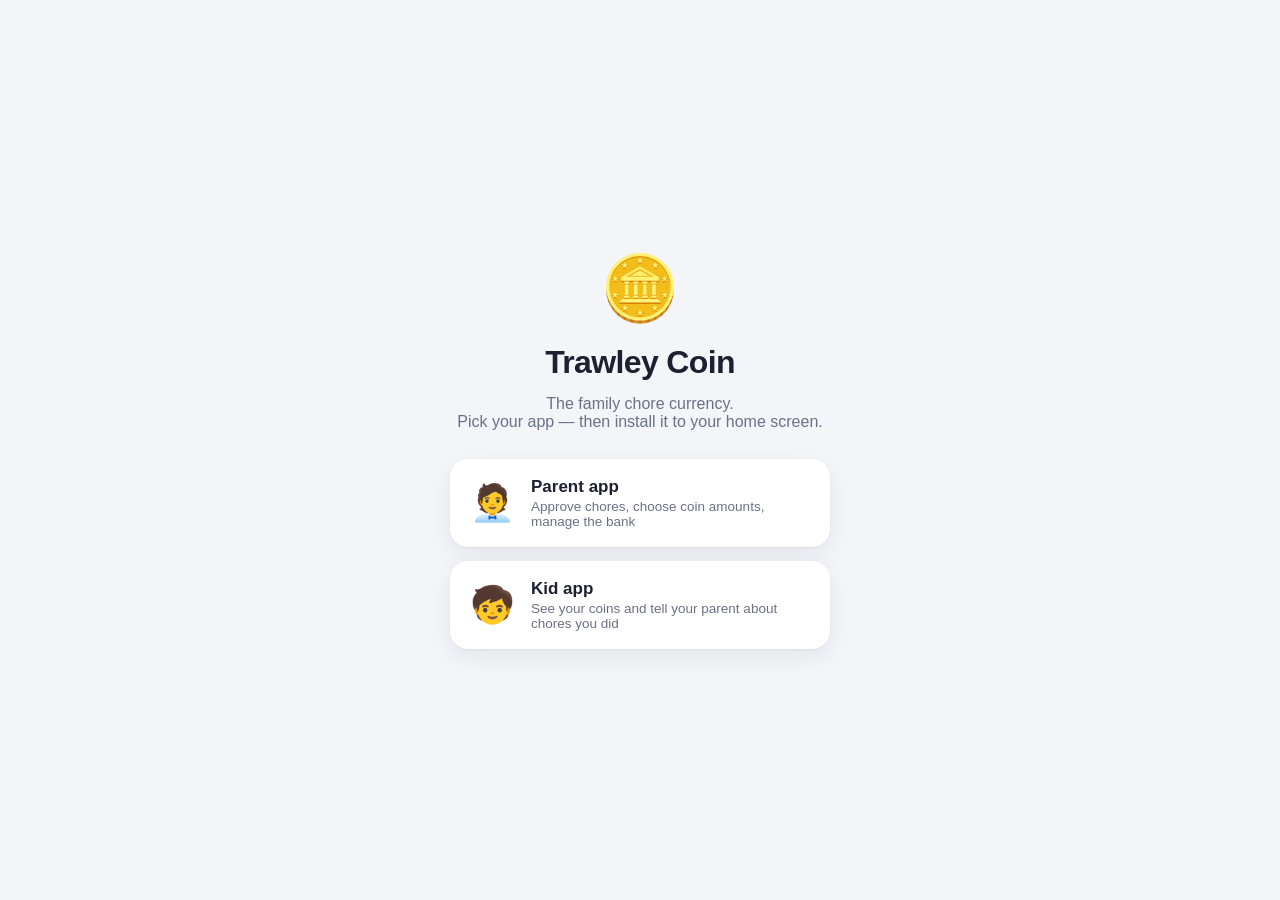
<file: index.html>
<!DOCTYPE html>
<html lang="en">
<head>
  <meta charset="utf-8">
  <meta name="viewport" content="width=device-width, initial-scale=1, viewport-fit=cover">
  <title>Trawley Coin</title>
  <meta name="description" content="The Trawley family chore currency.">
  <meta name="theme-color" content="#f5a623">
  <link rel="icon" href="icons/kid.svg" type="image/svg+xml">
  <link rel="stylesheet" href="shared/style.css">
  <style>
    .pick .t, .pick .d { display: block; }
  </style>
</head>
<body>
  <div class="landing">
    <div class="logo">🪙</div>
    <h1>Trawley Coin</h1>
    <p>The family chore currency.<br>Pick your app — then install it to your home screen.</p>
    <a class="pick" href="parent/">
      <span class="ico">🧑‍💼</span>
      <span>
        <span class="t">Parent app</span>
        <span class="d">Approve chores, choose coin amounts, manage the bank</span>
      </span>
    </a>
    <a class="pick" href="kid/">
      <span class="ico">🧒</span>
      <span>
        <span class="t">Kid app</span>
        <span class="d">See your coins and tell your parent about chores you did</span>
      </span>
    </a>
  </div>
</body>
</html>
</file>
<file: shared/style.css>
/* ─── Trawley Coin shared styles ─────────────────────────────────────────── */

:root {
  color-scheme: light dark;
  --bg: #f4f5f9;
  --card: #ffffff;
  --ink: #1c2030;
  --ink-soft: #6a7186;
  --line: #e4e6ee;
  --accent: #4f46e5;          /* parent default — kid page overrides */
  --accent-ink: #ffffff;
  --gold: #f5a623;
  --gold-deep: #c77f0a;
  --good: #16a34a;
  --bad: #dc2626;
  --shadow: 0 1px 2px rgba(20, 24, 40, .06), 0 8px 24px rgba(20, 24, 40, .07);
  --radius: 18px;
}

@media (prefers-color-scheme: dark) {
  :root {
    --bg: #12141c;
    --card: #1c1f2b;
    --ink: #eceef6;
    --ink-soft: #9aa1b5;
    --line: #2b2f3f;
    --shadow: 0 1px 2px rgba(0, 0, 0, .4), 0 8px 24px rgba(0, 0, 0, .35);
  }
}

body.theme-kid {
  --accent: #f59e0b;
  --accent-ink: #3b2300;
}

* { box-sizing: border-box; }
html, body { margin: 0; padding: 0; }
[hidden] { display: none !important; }

body {
  font-family: -apple-system, BlinkMacSystemFont, "Segoe UI", Roboto, "Helvetica Neue", Arial, sans-serif;
  background: var(--bg);
  color: var(--ink);
  -webkit-font-smoothing: antialiased;
  min-height: 100dvh;
}

.app {
  max-width: 480px;
  margin: 0 auto;
  padding: 16px 16px calc(84px + env(safe-area-inset-bottom));
}

/* ─── Header ── */

.app-header {
  display: flex;
  align-items: center;
  gap: 12px;
  padding: 8px 2px 16px;
}
.app-header .logo { font-size: 30px; line-height: 1; }
.app-header h1 { font-size: 20px; margin: 0; letter-spacing: -.01em; }
.app-header .sub { color: var(--ink-soft); font-size: 13px; margin-top: 2px; }
.app-header .spacer { flex: 1; }

.mode-pill {
  font-size: 11px;
  font-weight: 600;
  color: var(--ink-soft);
  border: 1px solid var(--line);
  background: var(--card);
  border-radius: 999px;
  padding: 4px 10px;
  white-space: nowrap;
}
.mode-pill.live { color: var(--good); border-color: color-mix(in srgb, var(--good) 35%, transparent); }

/* ─── Cards & sections ── */

.card {
  background: var(--card);
  border-radius: var(--radius);
  box-shadow: var(--shadow);
  padding: 16px;
  margin-bottom: 14px;
}

.section-title {
  font-size: 13px;
  font-weight: 700;
  text-transform: uppercase;
  letter-spacing: .06em;
  color: var(--ink-soft);
  margin: 20px 4px 10px;
}

.empty {
  color: var(--ink-soft);
  text-align: center;
  padding: 26px 12px;
  font-size: 14px;
}
.empty .big { font-size: 34px; display: block; margin-bottom: 8px; }

/* ─── Balance ── */

.balance-card {
  text-align: center;
  padding: 22px 16px;
  background: linear-gradient(160deg, color-mix(in srgb, var(--accent) 14%, var(--card)), var(--card) 70%);
}
.balance-label { font-size: 13px; font-weight: 600; color: var(--ink-soft); }
.balance-row {
  display: flex;
  align-items: center;
  justify-content: center;
  gap: 12px;
  margin-top: 6px;
}
.balance-num {
  font-size: 56px;
  font-weight: 800;
  letter-spacing: -.03em;
  font-variant-numeric: tabular-nums;
  line-height: 1;
  min-width: 0;
  overflow-wrap: anywhere;
}
.balance-num.long { font-size: 34px; }
.coin {
  width: 52px;
  height: 52px;
  flex: 0 0 auto;
  filter: drop-shadow(0 3px 6px rgba(199, 127, 10, .35));
}
.coin.small { width: 20px; height: 20px; filter: none; }
.coin.spin { animation: coin-spin .9s ease; }
@keyframes coin-spin {
  0% { transform: rotateY(0); }
  100% { transform: rotateY(720deg); }
}

/* ─── Lists ── */

.row {
  display: flex;
  align-items: center;
  gap: 12px;
  padding: 12px 4px;
  border-bottom: 1px solid var(--line);
}
.row:last-child { border-bottom: none; }
.row .emoji { font-size: 26px; width: 36px; text-align: center; flex: 0 0 auto; }
.row .grow { flex: 1; min-width: 0; }
.row .title { font-weight: 600; font-size: 15px; overflow-wrap: break-word; }
.row .meta { font-size: 12.5px; color: var(--ink-soft); margin-top: 2px; }
.row .note { font-size: 13.5px; color: var(--ink); margin-top: 4px; font-style: italic; overflow-wrap: break-word; }

.coin-amount {
  display: inline-flex;
  align-items: center;
  gap: 5px;
  font-weight: 700;
  font-variant-numeric: tabular-nums;
  color: var(--gold-deep);
  white-space: nowrap;
}
@media (prefers-color-scheme: dark) {
  .coin-amount { color: var(--gold); }
}
.delta-pos { color: var(--good); font-weight: 700; white-space: nowrap; }
.delta-neg { color: var(--bad); font-weight: 700; white-space: nowrap; }

.status-chip {
  font-size: 11px;
  font-weight: 700;
  border-radius: 999px;
  padding: 3px 9px;
  white-space: nowrap;
}
.status-chip.pending { background: color-mix(in srgb, var(--gold) 18%, transparent); color: var(--gold-deep); }
.status-chip.approved { background: color-mix(in srgb, var(--good) 15%, transparent); color: var(--good); }
.status-chip.denied { background: color-mix(in srgb, var(--bad) 12%, transparent); color: var(--bad); }
@media (prefers-color-scheme: dark) {
  .status-chip.pending { color: var(--gold); }
}

.badge {
  display: inline-block;
  min-width: 20px;
  text-align: center;
  background: var(--bad);
  color: #fff;
  font-size: 11px;
  font-weight: 700;
  border-radius: 999px;
  padding: 2px 6px;
}

/* ─── Buttons & inputs ── */

button {
  font: inherit;
  border: none;
  cursor: pointer;
  -webkit-tap-highlight-color: transparent;
  touch-action: manipulation;
}

.btn {
  display: inline-flex;
  align-items: center;
  justify-content: center;
  gap: 8px;
  background: var(--accent);
  color: var(--accent-ink);
  font-weight: 700;
  font-size: 15px;
  border-radius: 14px;
  padding: 13px 18px;
  transition: transform .06s ease, opacity .15s ease;
}
.btn:active { transform: scale(.97); }
.btn:disabled { opacity: .45; cursor: default; }
.btn.secondary {
  background: color-mix(in srgb, var(--accent) 12%, var(--card));
  color: var(--ink);
}
.btn.danger { background: var(--bad); color: #fff; }
.btn.good { background: var(--good); color: #fff; }
.btn.small { font-size: 13.5px; padding: 9px 14px; border-radius: 11px; }
.btn.block { width: 100%; }

.btn-row { display: flex; gap: 10px; margin-top: 12px; }
.btn-row .btn { flex: 1; }

input[type="text"], input[type="number"], input[type="password"], textarea, select {
  font: inherit;
  width: 100%;
  background: var(--bg);
  color: var(--ink);
  border: 1.5px solid var(--line);
  border-radius: 12px;
  padding: 12px 14px;
  outline: none;
}
input:focus, textarea:focus { border-color: var(--accent); }
label.field { display: block; margin-bottom: 12px; }
label.field .lbl {
  display: block;
  font-size: 12.5px;
  font-weight: 700;
  color: var(--ink-soft);
  margin-bottom: 6px;
}

/* ─── Chore grid (kid app) ── */

.chore-grid {
  display: grid;
  grid-template-columns: 1fr 1fr;
  gap: 12px;
}
.chore-tile {
  background: var(--card);
  border-radius: var(--radius);
  box-shadow: var(--shadow);
  padding: 16px 12px;
  text-align: center;
  display: flex;
  flex-direction: column;
  align-items: center;
  gap: 6px;
  transition: transform .08s ease;
  color: var(--ink);
}
.chore-tile:active { transform: scale(.96); }
.chore-tile .emoji { font-size: 34px; }
.chore-tile .name { font-weight: 700; font-size: 14px; line-height: 1.25; }
.chore-tile .worth { margin-top: 2px; }
.chore-tile.waiting { opacity: .55; }
.chore-tile.waiting:active { transform: none; }
.chore-tile .waiting-chip { font-size: 11.5px; font-weight: 700; color: var(--gold-deep); }
@media (prefers-color-scheme: dark) {
  .chore-tile .waiting-chip { color: var(--gold); }
}

/* ─── Tab bar (parent app) ── */

.tabbar {
  position: fixed;
  bottom: 0;
  left: 0;
  right: 0;
  display: flex;
  justify-content: center;
  background: color-mix(in srgb, var(--card) 88%, transparent);
  backdrop-filter: blur(14px);
  -webkit-backdrop-filter: blur(14px);
  border-top: 1px solid var(--line);
  padding-bottom: env(safe-area-inset-bottom);
}
.tabbar .inner { display: flex; width: 100%; max-width: 480px; }
.tab-btn {
  flex: 1;
  background: none;
  color: var(--ink-soft);
  font-size: 11px;
  font-weight: 700;
  padding: 9px 4px 10px;
  display: flex;
  flex-direction: column;
  align-items: center;
  gap: 3px;
  position: relative;
}
.tab-btn .ico { font-size: 21px; line-height: 1; }
.tab-btn.active { color: var(--accent); }
.tab-btn .badge { position: absolute; top: 3px; right: calc(50% - 26px); }

/* ─── Dialogs ── */

dialog {
  border: none;
  border-radius: 20px;
  background: var(--card);
  color: var(--ink);
  box-shadow: 0 24px 64px rgba(0, 0, 0, .3);
  padding: 20px;
  width: min(92vw, 380px);
  margin: auto;
}
dialog::backdrop { background: rgba(10, 12, 22, .45); backdrop-filter: blur(2px); }
dialog h2 { margin: 0 0 4px; font-size: 18px; }
dialog .sub { color: var(--ink-soft); font-size: 13.5px; margin: 0 0 14px; }

/* ─── Toast ── */

.toast {
  position: fixed;
  left: 50%;
  bottom: calc(96px + env(safe-area-inset-bottom));
  transform: translateX(-50%) translateY(16px);
  background: var(--ink);
  color: var(--bg);
  font-size: 14px;
  font-weight: 600;
  padding: 11px 18px;
  border-radius: 999px;
  opacity: 0;
  pointer-events: none;
  transition: opacity .2s ease, transform .2s ease;
  z-index: 60;
  max-width: 88vw;
  text-align: center;
}
.toast.show { opacity: 1; transform: translateX(-50%) translateY(0); }

/* ─── Celebration (kid app) ── */

.celebrate {
  position: fixed;
  inset: 0;
  z-index: 50;
  display: flex;
  align-items: center;
  justify-content: center;
  pointer-events: none;
}
.celebrate .msg {
  background: var(--card);
  border-radius: 22px;
  box-shadow: var(--shadow);
  padding: 26px 32px;
  text-align: center;
  animation: pop-in .45s cubic-bezier(.2, 1.6, .4, 1);
}
.celebrate .msg .big { font-size: 42px; }
.celebrate .msg .amt { font-size: 28px; font-weight: 800; color: var(--gold-deep); margin-top: 4px; }
@media (prefers-color-scheme: dark) {
  .celebrate .msg .amt { color: var(--gold); }
}
.celebrate .msg .why { color: var(--ink-soft); font-size: 14px; margin-top: 4px; }
@keyframes pop-in {
  0% { transform: scale(.5); opacity: 0; }
  100% { transform: scale(1); opacity: 1; }
}
.confetti-coin {
  position: fixed;
  top: -40px;
  font-size: 26px;
  z-index: 49;
  pointer-events: none;
  animation: coin-fall linear forwards;
}
@keyframes coin-fall {
  to { transform: translateY(110vh) rotate(660deg); opacity: .9; }
}

/* ─── Setup / PIN screens ── */

.gate {
  position: fixed;
  inset: 0;
  z-index: 40;
  background: var(--bg);
  display: flex;
  align-items: center;
  justify-content: center;
  padding: 24px;
}
.gate .card { width: min(94vw, 380px); text-align: center; padding: 26px 22px; }
.gate .logo { font-size: 52px; }
.gate h2 { margin: 10px 0 4px; }
.gate p { color: var(--ink-soft); font-size: 14px; margin: 0 0 16px; }
.gate input { text-align: center; font-size: 22px; letter-spacing: .3em; font-weight: 700; }
.gate .err { color: var(--bad); font-size: 13px; min-height: 18px; margin: 8px 0 0; }

.family-code {
  font-size: 30px;
  font-weight: 800;
  letter-spacing: .25em;
  text-align: center;
  background: var(--bg);
  border: 1.5px dashed var(--line);
  border-radius: 14px;
  padding: 14px;
  margin: 10px 0;
  user-select: all;
}

/* ─── Landing page ── */

.landing {
  min-height: 100dvh;
  display: flex;
  flex-direction: column;
  align-items: center;
  justify-content: center;
  padding: 24px;
  gap: 14px;
}
.landing .logo { font-size: 64px; }
.landing h1 { margin: 4px 0 0; letter-spacing: -.02em; }
.landing p { color: var(--ink-soft); margin: 0 0 14px; text-align: center; }
.landing a.pick {
  display: flex;
  align-items: center;
  gap: 16px;
  width: min(92vw, 380px);
  background: var(--card);
  border-radius: var(--radius);
  box-shadow: var(--shadow);
  padding: 18px 20px;
  text-decoration: none;
  color: var(--ink);
  transition: transform .08s ease;
}
.landing a.pick:active { transform: scale(.97); }
.landing a.pick .ico { font-size: 36px; }
.landing a.pick .t { font-weight: 800; font-size: 17px; }
.landing a.pick .d { color: var(--ink-soft); font-size: 13.5px; margin-top: 2px; }

@media (max-width: 350px) {
  .balance-num { font-size: 44px; }
  .chore-grid { grid-template-columns: 1fr; }
}

/* build stamp so an installed iPad can be identified at a glance */
.app-version {
  position: fixed; left: 0; right: 0; bottom: 4px;
  text-align: center; font-size: 11px; opacity: 0.42;
  pointer-events: none;
}
</file>
